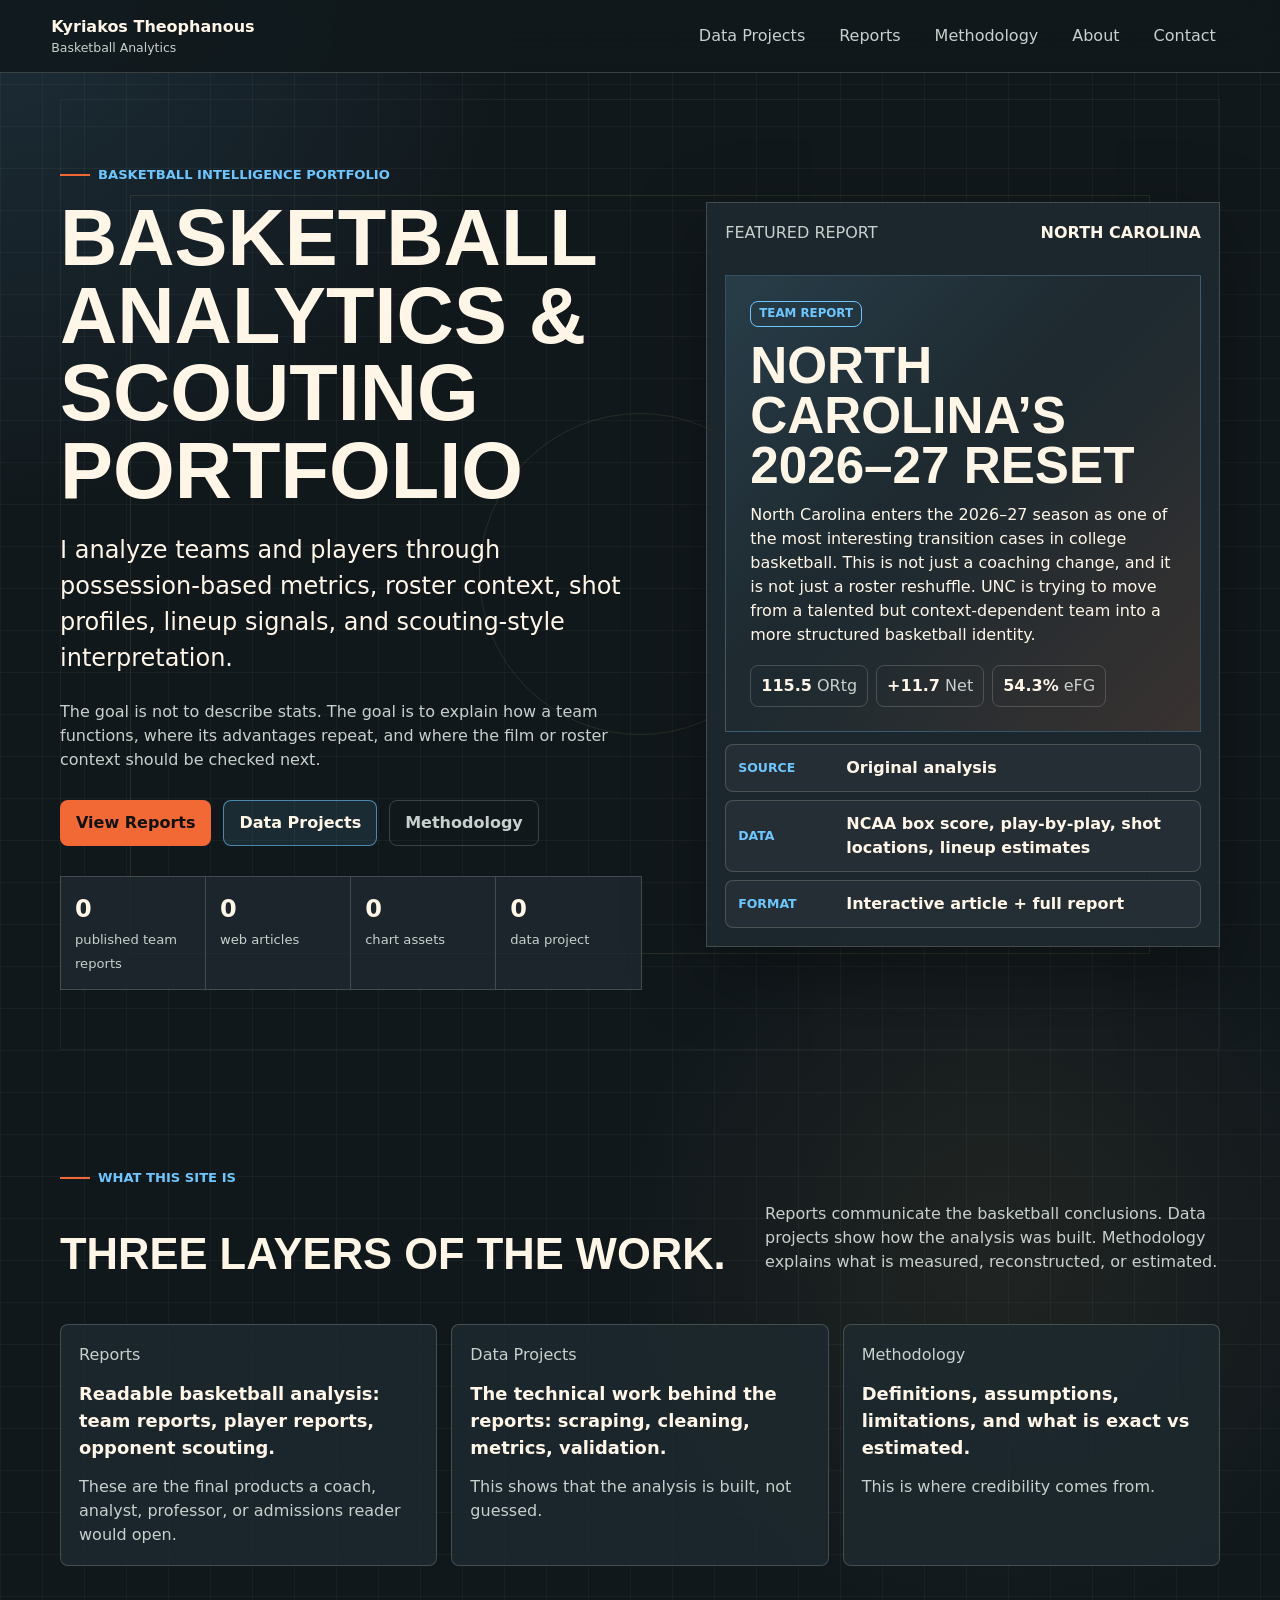
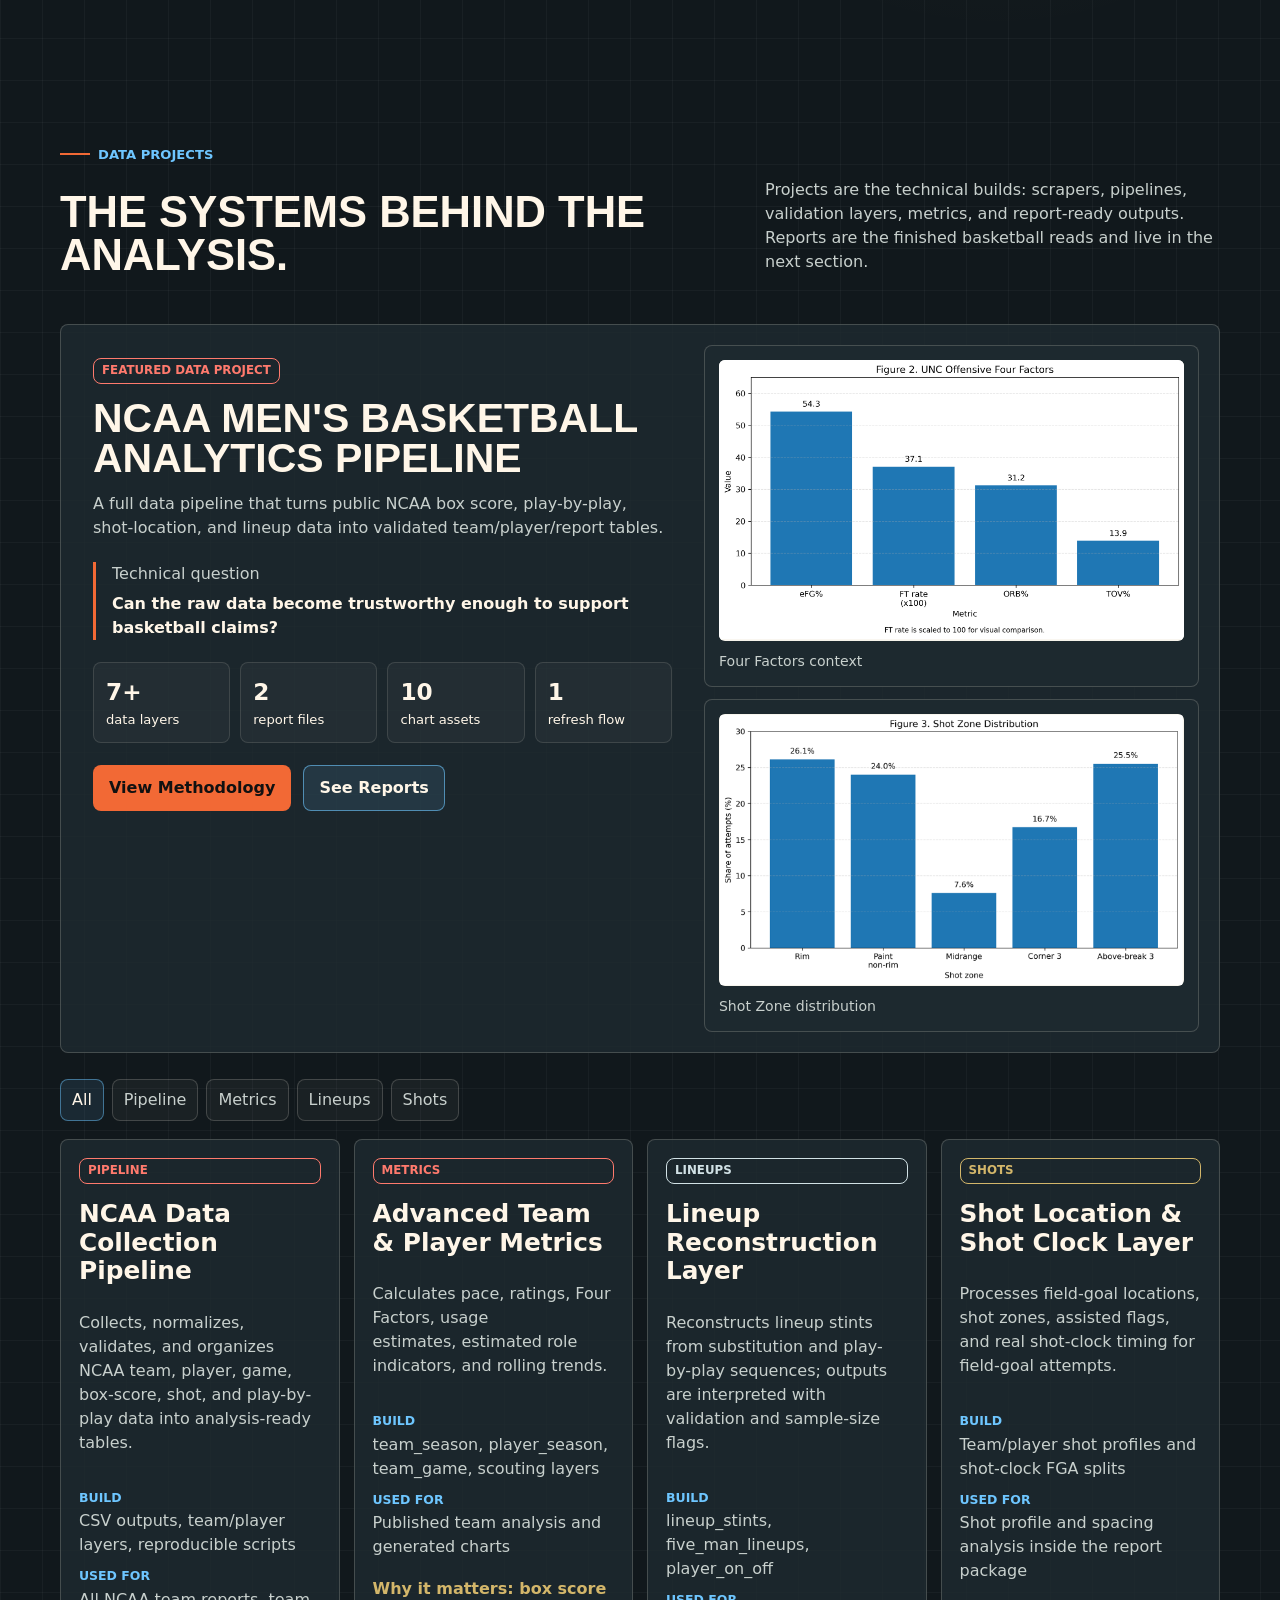
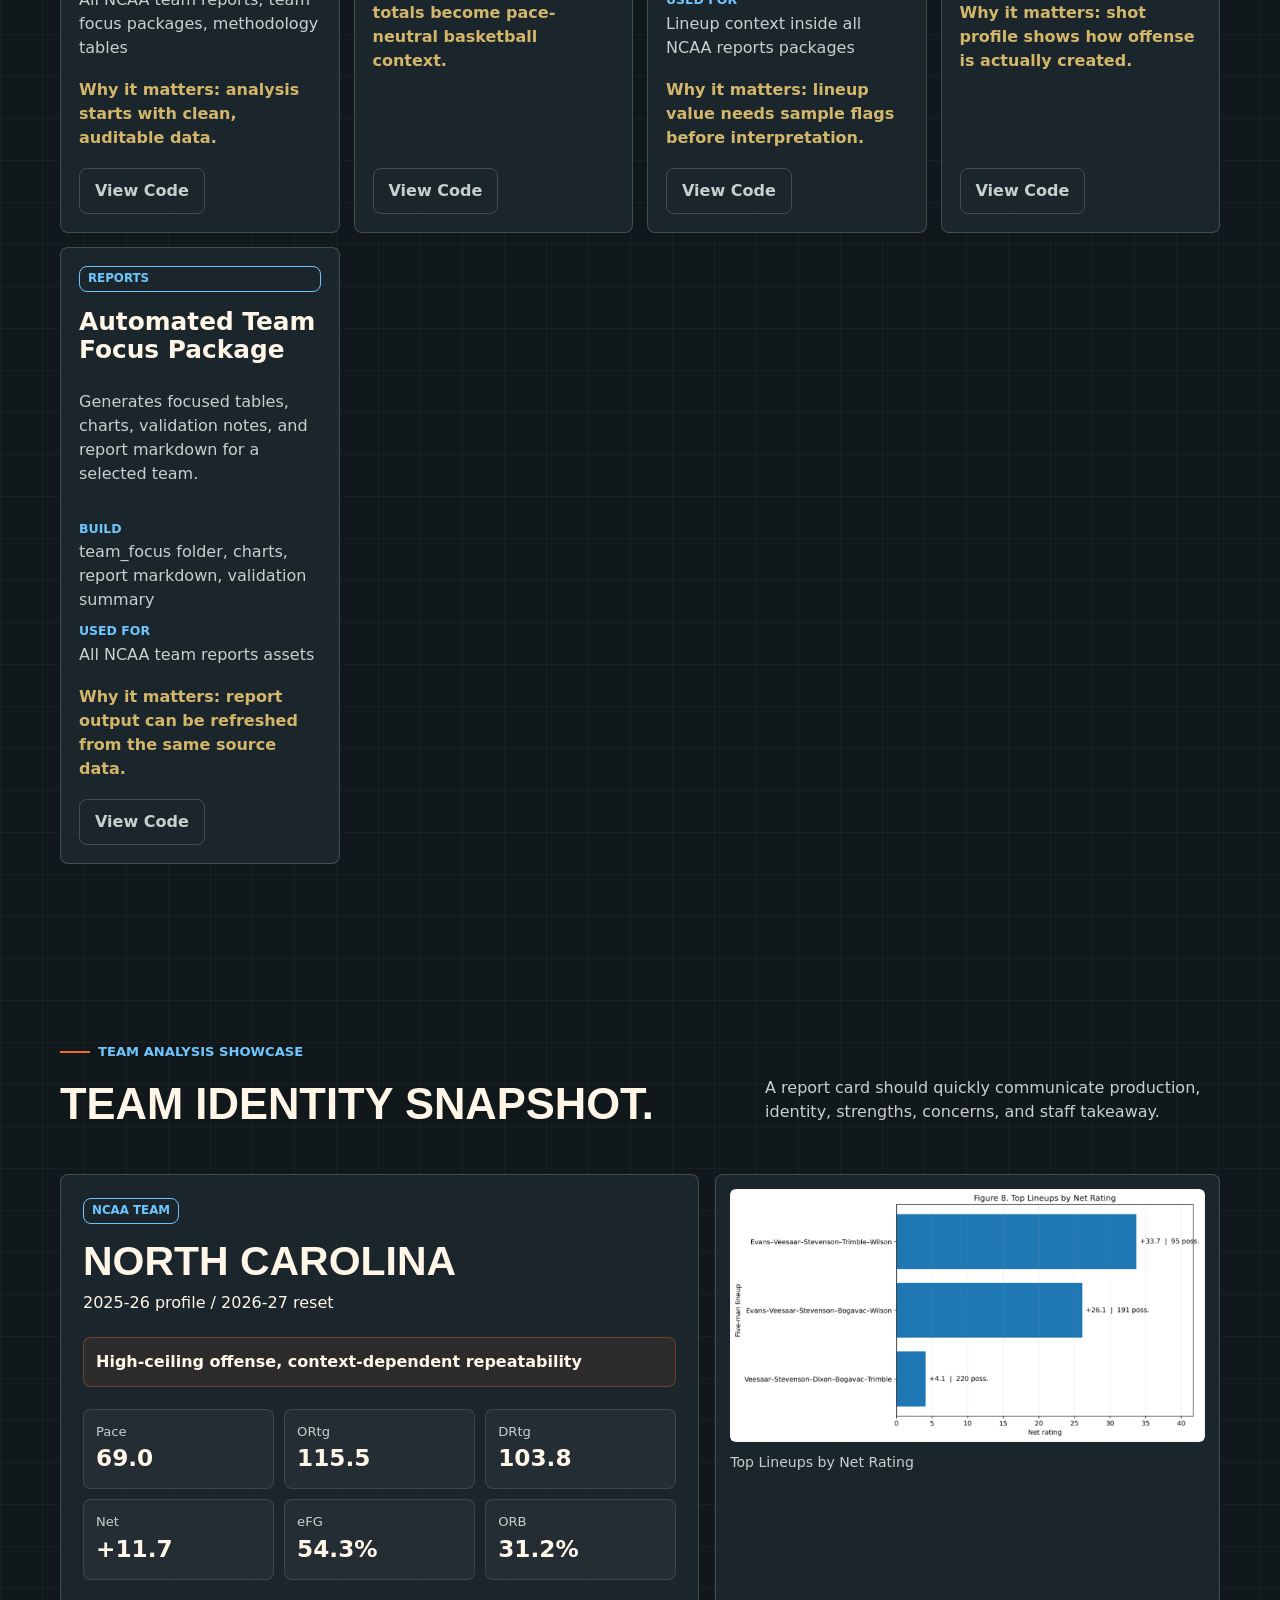
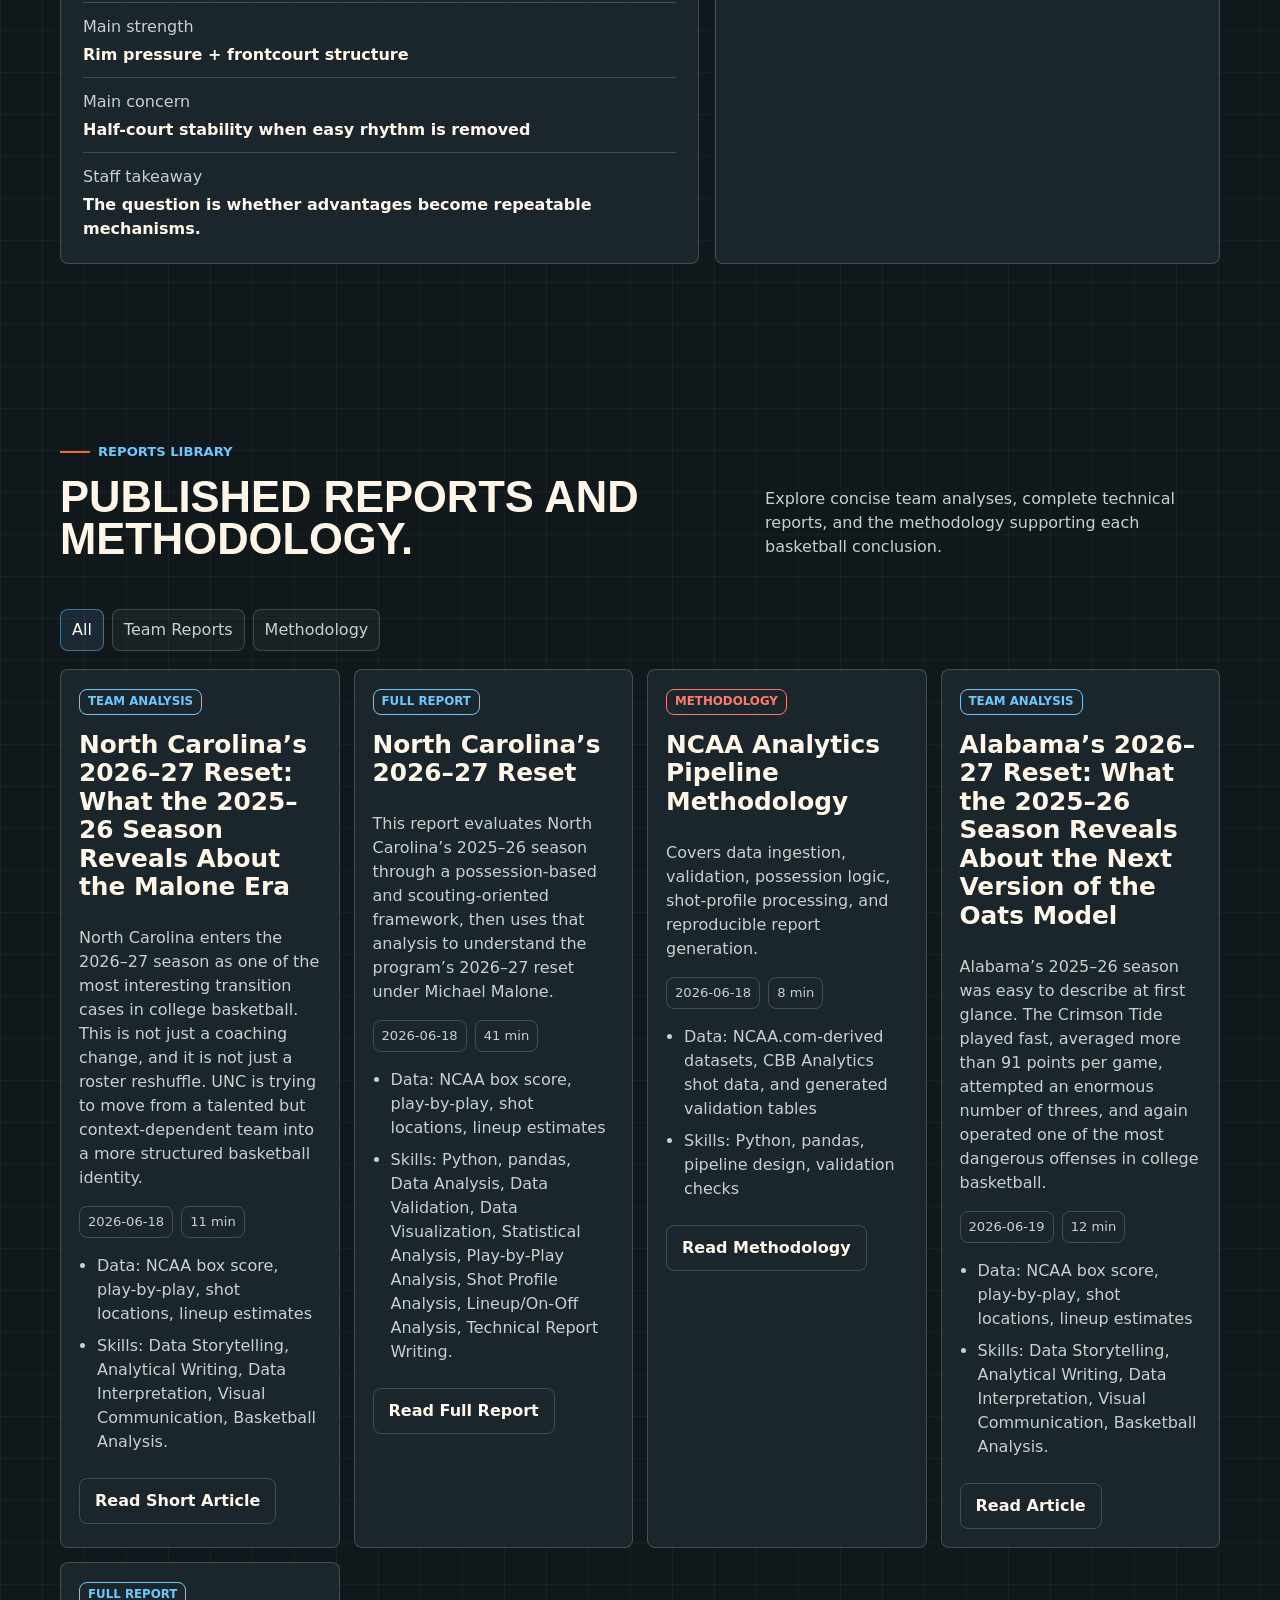
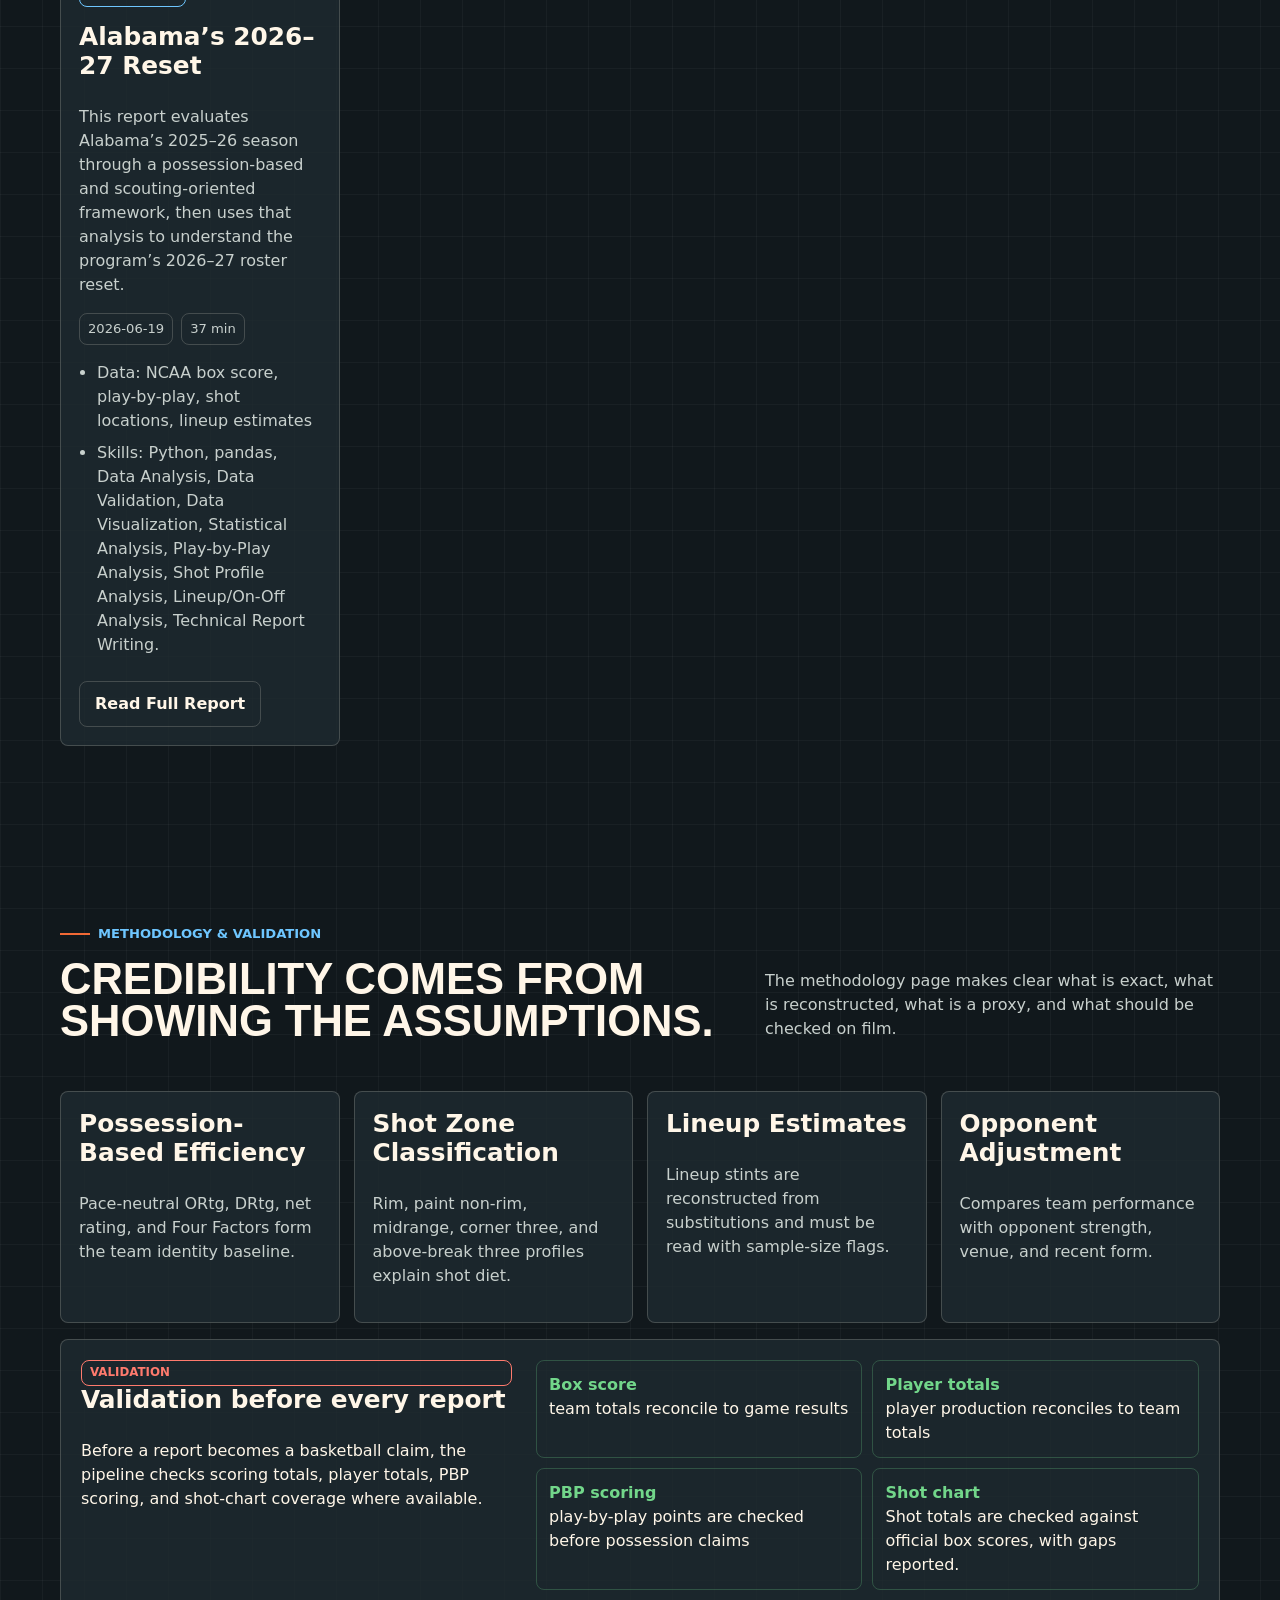
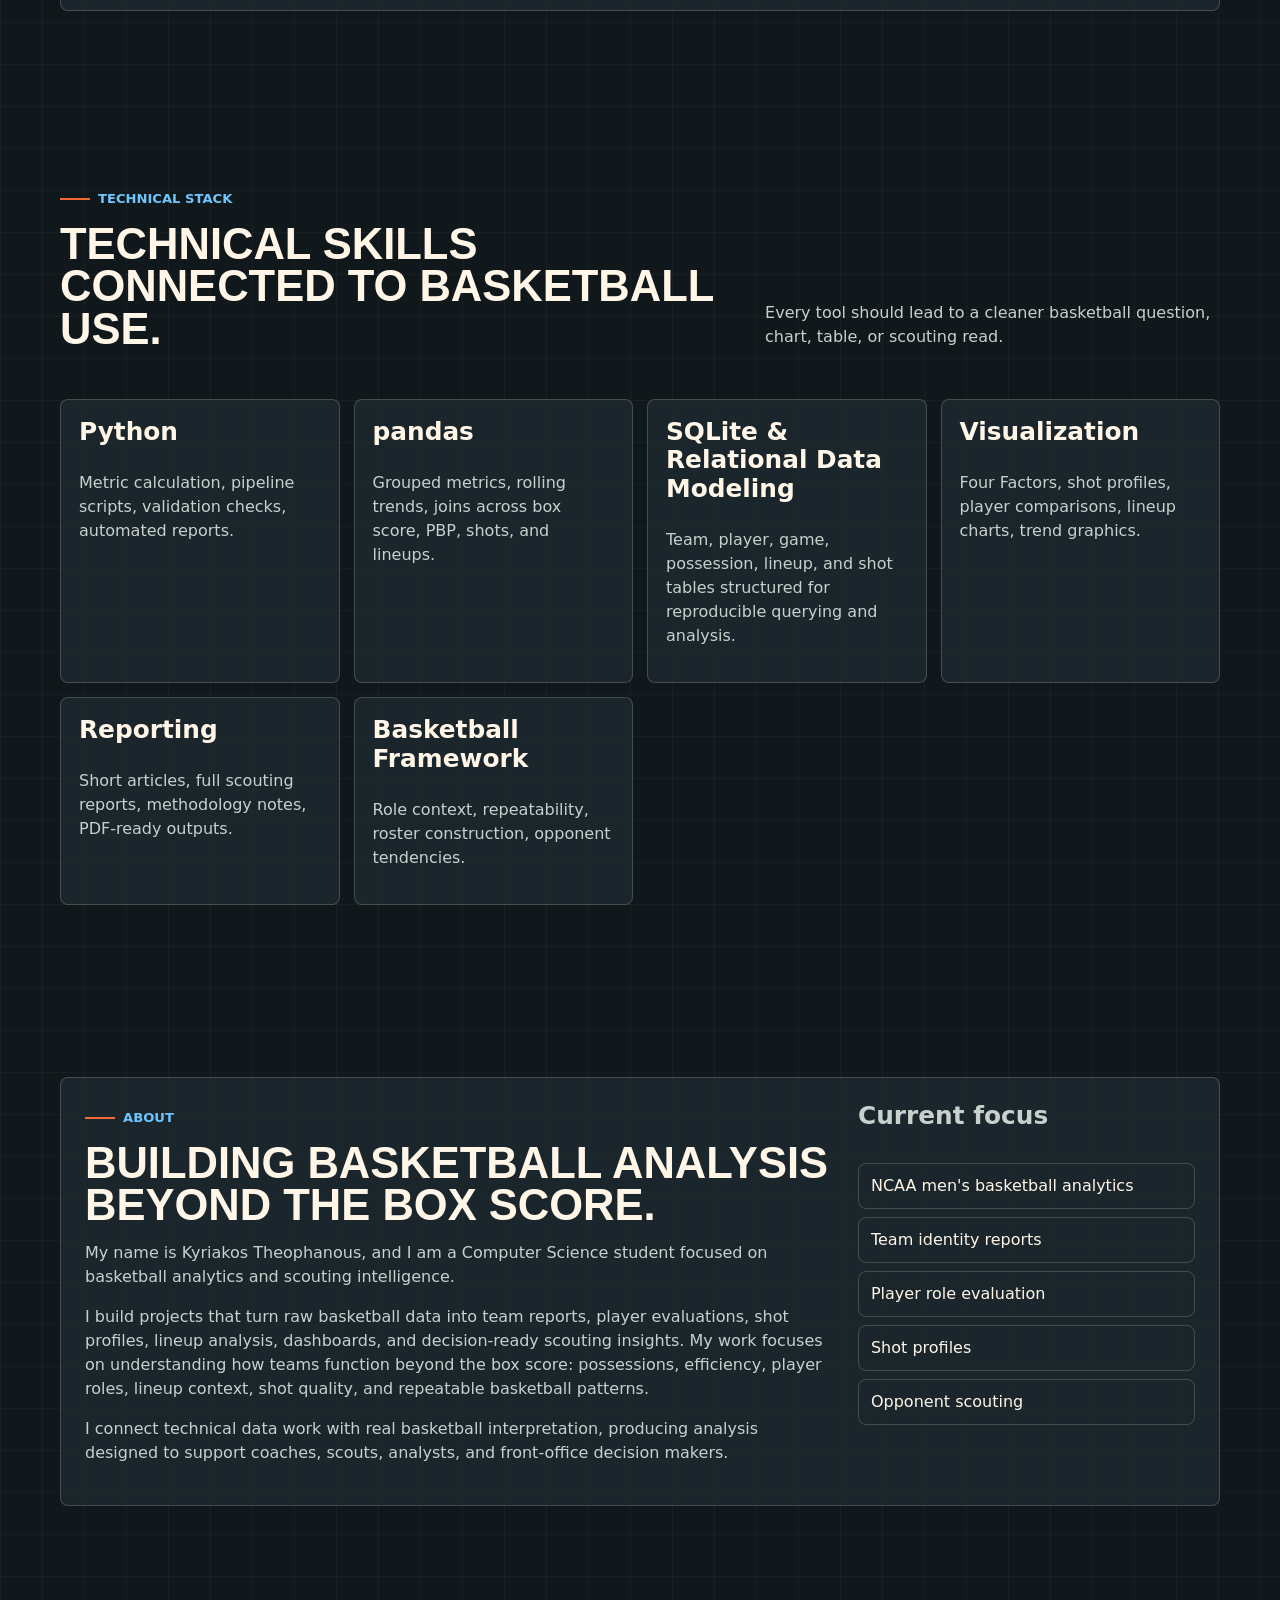
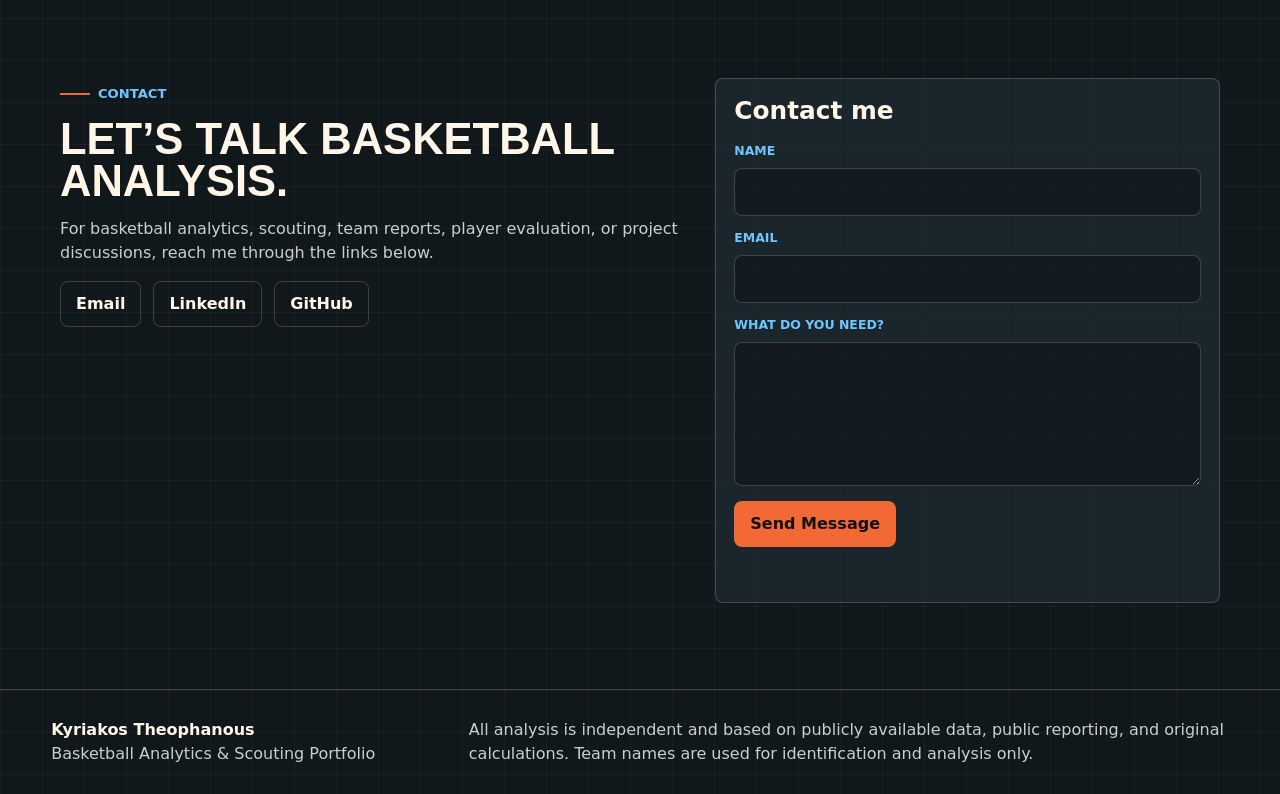
<file: index.html>
<!doctype html>
<html lang="en">
  <head>
    <meta charset="UTF-8" />
    <meta name="viewport" content="width=device-width, initial-scale=1.0" />
    <title>Kyriakos Theophanous | Basketball Analytics Portfolio</title>
    <meta
      name="description"
      content="Basketball analytics and scouting reports built from possession-based data, roster context, player roles, shot profiles, lineup impact, and team identity."
    />
    <script async src="https://www.googletagmanager.com/gtag/js?id=G-MVQQWRVWTX"></script>
    <script>
      window.dataLayer = window.dataLayer || [];
      function gtag() { dataLayer.push(arguments); }
      gtag("js", new Date());
      gtag("config", "G-MVQQWRVWTX");
    </script>
    <link rel="stylesheet" href="styles.css" />
  </head>
  <body>
    <header class="site-nav" data-nav>
      <a class="brand" href="#home" aria-label="Kyriakos Theophanous home">
        <span>
          <strong>Kyriakos Theophanous</strong>
          <small>Basketball Analytics</small>
        </span>
      </a>
      <button class="nav-toggle" type="button" aria-label="Open navigation" data-nav-toggle>
        <span></span>
        <span></span>
      </button>
      <nav class="nav-links" data-nav-links>
        <a href="#projects">Data Projects</a>
        <a href="#reports">Reports</a>
        <a href="#methodology">Methodology</a>
        <a href="#about">About</a>
        <a href="#contact">Contact</a>
      </nav>
    </header>

    <main>
      <section class="hero section-shell" id="home">
        <div class="court-grid" aria-hidden="true"></div>
        <div class="hero-copy reveal">
          <p class="eyebrow">Basketball intelligence portfolio</p>
          <h1>Basketball Analytics & Scouting Portfolio</h1>
          <p class="hero-lede">
            I analyze teams and players through possession-based metrics, roster context, shot profiles,
            lineup signals, and scouting-style interpretation.
          </p>
          <p class="hero-note">
            The goal is not to describe stats. The goal is to explain how a team functions, where its
            advantages repeat, and where the film or roster context should be checked next.
          </p>
          <div class="hero-actions" aria-label="Primary links">
            <a class="btn primary" href="#reports">View Reports</a>
            <a class="btn secondary" href="#projects">Data Projects</a>
            <a class="btn ghost" href="#methodology">Methodology</a>
          </div>
          <div class="proof-strip" aria-label="Portfolio data snapshot">
            <div>
              <strong data-counter="2">0</strong>
              <span>published team reports</span>
            </div>
            <div>
              <strong data-counter="2">0</strong>
              <span>web articles</span>
            </div>
            <div>
              <strong data-counter="20">0</strong>
              <span>chart assets</span>
            </div>
            <div>
              <strong data-counter="1">0</strong>
              <span>data project</span>
            </div>
          </div>
        </div>

        <div class="guide-panel report-preview-panel reveal" aria-label="Featured report preview">
          <div class="guide-header">
            <span>Featured Report</span>
            <strong>North Carolina</strong>
          </div>
          <div class="report-preview-cover">
            <span class="badge team">Team Report</span>
            <h2>North Carolina Identity Reset</h2>
            <p>
              A possession-based read of offensive structure, frontcourt pressure, context splits, and
              roster transition.
            </p>
            <div class="mini-metrics">
              <span><b>115.5</b> ORtg</span>
              <span><b>+11.7</b> Net</span>
              <span><b>54.3%</b> eFG</span>
            </div>
          </div>
          <div class="report-preview-evidence">
            <div><span>Source</span><strong>Original analysis</strong></div>
            <div><span>Data</span><strong>NCAA box score, play-by-play, shot locations, lineup estimates</strong></div>
            <div><span>Format</span><strong>Interactive article + full report</strong></div>
          </div>
        </div>
      </section>

      <section class="snapshot section-shell reveal" aria-labelledby="snapshot-title">
        <div class="section-kicker">What This Site Is</div>
        <div class="section-heading">
          <h2 id="snapshot-title">Three things, clearly separated.</h2>
          <p>
            The portfolio should not repeat itself. The work is organized as finished reports, technical
            data projects, and methodology/validation notes.
          </p>
        </div>
        <div class="site-map-grid">
          <article class="profile-card">
            <span>Reports</span>
            <strong>Readable basketball analysis: team reports, player reports, opponent scouting.</strong>
            <p>These are the final products a coach, analyst, professor, or admissions reader would open.</p>
          </article>
          <article class="profile-card">
            <span>Data Projects</span>
            <strong>The technical work behind the reports: scraping, cleaning, metrics, validation.</strong>
            <p>This shows that the analysis is built, not guessed.</p>
          </article>
          <article class="profile-card">
            <span>Methodology</span>
            <strong>Definitions, assumptions, limitations, and what is exact vs estimated.</strong>
            <p>This is where credibility comes from.</p>
          </article>
        </div>
      </section>

      <section class="featured section-shell" id="projects" aria-labelledby="featured-title">
        <div class="section-kicker">Data Projects</div>
        <div class="section-heading reveal">
          <h2 id="featured-title">The systems behind the analysis.</h2>
          <p>
            Projects are the technical builds: scrapers, pipelines, validation layers, metrics, and
            dashboards. Reports are the finished basketball reads and live in the next section.
          </p>
        </div>

        <article class="case-study reveal">
          <div class="case-copy">
            <span class="badge model">Featured Data Project</span>
            <h3>NCAA Men's Basketball Analytics Pipeline</h3>
            <p>
              A full data pipeline that turns public NCAA box score, play-by-play, shot-location, and lineup
              data into validated team/player/report tables.
            </p>
            <div class="question-box">
              <span>Technical question</span>
              <strong>Can the raw data become trustworthy enough to support basketball claims?</strong>
            </div>
            <div class="metric-row">
              <div><b>5</b><span>data projects</span></div>
              <div><b>5</b><span>report types</span></div>
              <div><b>3</b><span>validation layers</span></div>
              <div><b>1</b><span>refresh flow</span></div>
            </div>
            <div class="button-row">
              <a class="btn primary" href="#methodology">View Methodology</a>
              <a class="btn secondary" href="#reports">See Final Reports</a>
            </div>
          </div>
          <div class="chart-stack" aria-label="Generated chart previews">
            <figure>
              <img src="assets/charts/four_factors_comparison.svg" alt="Four factors comparison chart" />
              <figcaption>Four Factors context</figcaption>
            </figure>
            <figure>
              <img src="assets/charts/shot_profile_bar.svg" alt="Shot profile bar chart" />
              <figcaption>Shot profile distribution</figcaption>
            </figure>
          </div>
        </article>

        <div class="filter-bar" aria-label="Project filters">
          <button class="active" type="button" data-filter="all">All</button>
          <button type="button" data-filter="pipeline">Pipeline</button>
          <button type="button" data-filter="metrics">Metrics</button>
          <button type="button" data-filter="lineup">Lineups</button>
          <button type="button" data-filter="shot">Shots</button>
        </div>

        <div class="project-grid">
          <article class="project-card reveal" data-project="pipeline">
            <span class="badge model">Pipeline</span>
            <h3>NCAA Data Collection Pipeline</h3>
            <p>Scrapes and organizes NCAA team, player, game, box score, and play-by-play data into analysis-ready tables.</p>
            <dl>
              <div><dt>Build</dt><dd>CSV outputs, team/player layers, reproducible scripts</dd></div>
              <div><dt>Used for</dt><dd>Every downstream team and player report</dd></div>
            </dl>
            <strong class="insight">Why it matters: analysis starts with clean, auditable data.</strong>
            <div class="project-actions"><a class="btn ghost" href="https://github.com/Kyriacosthe/ncaa-basketball-analytics" target="_blank" rel="noreferrer">View Code</a></div>
          </article>
          <article class="project-card reveal" data-project="metrics">
            <span class="badge model">Metrics</span>
            <h3>Advanced Team & Player Metrics</h3>
            <p>Calculates pace, ratings, Four Factors, usage estimates, role indicators, and rolling trends.</p>
            <dl>
              <div><dt>Build</dt><dd>team_season, player_season, team_game, scouting layers</dd></div>
              <div><dt>Used for</dt><dd>Team identity and player role interpretation</dd></div>
            </dl>
            <strong class="insight">Why it matters: box score totals become pace-neutral context.</strong>
            <div class="project-actions"><a class="btn ghost" href="https://github.com/Kyriacosthe/ncaa-basketball-analytics" target="_blank" rel="noreferrer">View Code</a></div>
          </article>
          <article class="project-card reveal" data-project="lineup">
            <span class="badge lineup">Lineups</span>
            <h3>Lineup Reconstruction Layer</h3>
            <p>Turns substitution and PBP sequences into lineup stints, five-man groups, and on/off context.</p>
            <dl>
              <div><dt>Build</dt><dd>lineup_stints, five_man_lineups, player_on_off</dd></div>
              <div><dt>Used for</dt><dd>Lineup reports and player context notes</dd></div>
            </dl>
            <strong class="insight">Why it matters: lineups need sample flags before interpretation.</strong>
            <div class="project-actions"><a class="btn ghost" href="https://github.com/Kyriacosthe/ncaa-basketball-analytics" target="_blank" rel="noreferrer">View Code</a></div>
          </article>
          <article class="project-card reveal" data-project="shot">
            <span class="badge shot">Shots</span>
            <h3>Shot Location & Shot Clock Layer</h3>
            <p>Processes field-goal locations, zone labels, assisted flags, and real shot-clock attempt splits.</p>
            <dl>
              <div><dt>Build</dt><dd>team/player shot profiles, shot-clock FGA tables</dd></div>
              <div><dt>Used for</dt><dd>Shot diet, spacing, and player scoring profiles</dd></div>
            </dl>
            <strong class="insight">Why it matters: shot profile shows how offense is actually created.</strong>
            <div class="project-actions"><a class="btn ghost" href="https://github.com/Kyriacosthe/ncaa-basketball-analytics" target="_blank" rel="noreferrer">View Code</a></div>
          </article>
          <article class="project-card reveal" data-project="pipeline">
            <span class="badge team">Reports</span>
            <h3>Automated Team Focus Packages</h3>
            <p>Generates one folder per team with focused tables, charts, validation notes, and report markdown.</p>
            <dl>
              <div><dt>Build</dt><dd>team_focus folders and report-ready assets</dd></div>
              <div><dt>Used for</dt><dd>Team reports and scouting summaries</dd></div>
            </dl>
            <strong class="insight">Why it matters: one pipeline can refresh every team consistently.</strong>
            <div class="project-actions"><a class="btn ghost" href="https://github.com/Kyriacosthe/ncaa-basketball-analytics" target="_blank" rel="noreferrer">View Code</a></div>
          </article>
        </div>
      </section>

      <section class="showcase section-shell reveal" aria-labelledby="team-title">
        <div class="section-kicker">Team Analysis Showcase</div>
        <div class="section-heading">
          <h2 id="team-title">Team identity snapshot.</h2>
          <p>One team card should quickly communicate production, identity, strengths, concerns, and staff takeaway.</p>
        </div>
        <div class="team-layout">
          <article class="identity-card">
            <div>
              <span class="badge team">NCAA Team</span>
              <h3>North Carolina</h3>
              <p>2025-26 profile / 2026-27 reset</p>
            </div>
            <div class="identity-label">High-ceiling offense, context-dependent repeatability</div>
            <div class="metric-tiles">
              <div><span>Pace</span><strong>69.0</strong></div>
              <div><span>ORtg</span><strong>115.5</strong></div>
              <div><span>DRtg</span><strong>103.8</strong></div>
              <div><span>Net</span><strong>+11.7</strong></div>
              <div><span>eFG</span><strong>54.3%</strong></div>
              <div><span>ORB</span><strong>31.2%</strong></div>
            </div>
            <div class="takeaway-grid">
              <div><span>Main strength</span><strong>Rim pressure + frontcourt structure</strong></div>
              <div><span>Main concern</span><strong>Half-court stability when easy rhythm is removed</strong></div>
              <div><span>Staff takeaway</span><strong>The question is whether advantages become repeatable mechanisms.</strong></div>
            </div>
          </article>
          <figure class="large-chart">
            <img src="assets/charts/net_rating_trend.svg" alt="Net rating trend chart" />
            <figcaption>Generated trend chart preview from the analysis pipeline.</figcaption>
          </figure>
        </div>
      </section>

      <section class="reports section-shell" id="reports" aria-labelledby="reports-title">
        <div class="section-kicker">Reports Library</div>
        <div class="section-heading reveal">
          <h2 id="reports-title">A library for articles, PDFs, charts, and methodology.</h2>
          <p>
            Short public reads can sit next to full reports, source notes, validation summaries, and code links.
          </p>
        </div>
        <div class="filter-bar report-filters" aria-label="Report filters">
          <button class="active" type="button" data-report-filter="all">All</button>
          <button type="button" data-report-filter="team">Team Reports</button>
          <button type="button" data-report-filter="method">Methodology</button>
        </div>
        <div class="report-grid">
          <article class="report-card reveal" data-report="team">
            <span class="badge team">Team Analysis</span>
            <h3>North Carolina's 2026-27 Reset</h3>
            <p>UNC's profile was strong but context-dependent; the reset asks whether advantages can repeat.</p>
            <ul>
              <li>Data: box scores, PBP, shot-location, lineup estimates</li>
              <li>Skills: Four Factors, context splits, roster transition</li>
            </ul>
            <a href="article.html?slug=north-carolina-2026-reset-short">Read Short Article</a>
          </article>
          <article class="report-card reveal" data-report="method">
            <span class="badge model">Methodology</span>
            <h3>NCAA Analytics Pipeline</h3>
            <p>Data ingestion, validation, possession logic, shot profile processing, and report exports.</p>
            <ul>
              <li>Data: NCAA.com, CBB shot feed, generated validation tables</li>
              <li>Skills: Python, pandas, pipeline design, checks</li>
            </ul>
            <a href="article.html?slug=ncaa-pipeline-methodology">Read Methodology</a>
          </article>
        </div>
      </section>

      <section class="methodology section-shell" id="methodology" aria-labelledby="method-title">
        <div class="section-kicker">Methodology & Validation</div>
        <div class="section-heading reveal">
          <h2 id="method-title">Credibility comes from showing the assumptions.</h2>
          <p>
            The methodology page should make clear what is exact, what is reconstructed, what is a proxy, and
            what should be checked on film.
          </p>
        </div>
        <div class="method-grid">
          <article class="method-card reveal">
            <h3>Possession-Based Efficiency</h3>
            <p>Pace-neutral ORtg, DRtg, net rating, and Four Factors form the team identity baseline.</p>
          </article>
          <article class="method-card reveal">
            <h3>Shot Zone Classification</h3>
            <p>Rim, paint non-rim, midrange, corner three, and above-break three profiles explain shot diet.</p>
          </article>
          <article class="method-card reveal">
            <h3>Lineup Estimates</h3>
            <p>Lineup stints are reconstructed from substitutions and must be read with sample-size flags.</p>
          </article>
          <article class="method-card reveal">
            <h3>Opponent Adjustment</h3>
            <p>Context splits separate raw production from opponent strength, venue, and recent-form effects.</p>
          </article>
        </div>
        <div class="validation-panel reveal">
          <div>
            <span class="badge model">Validation</span>
            <h3>Validation before every report</h3>
            <p>Before a report becomes a basketball claim, the pipeline checks scoring totals, player totals, PBP scoring, and shot-chart coverage where available.</p>
          </div>
          <ul>
            <li><strong>Box score</strong><span>team totals reconcile to game results</span></li>
            <li><strong>Player totals</strong><span>player production reconciles to team totals</span></li>
            <li><strong>PBP scoring</strong><span>play-by-play points are checked before possession claims</span></li>
            <li><strong>Shot chart</strong><span>FGA, FGM, 3PA, and 3PM coverage is verified where shot data exists</span></li>
          </ul>
        </div>
      </section>

      <section class="skills section-shell reveal" aria-labelledby="skills-title">
        <div class="section-kicker">Technical Stack</div>
        <div class="section-heading">
          <h2 id="skills-title">Technical skills connected to basketball use.</h2>
          <p>Every tool should lead to a cleaner basketball question, chart, table, or scouting read.</p>
        </div>
        <div class="skill-grid">
          <article><h3>Python</h3><p>Metric calculation, pipeline scripts, validation checks, automated reports.</p></article>
          <article><h3>pandas</h3><p>Grouped metrics, rolling trends, joins across box score, PBP, shots, and lineups.</p></article>
          <article><h3>SQLite &amp; Relational Data Modeling</h3><p>Team, player, game, possession, lineup, and shot tables structured for reproducible querying and analysis.</p></article>
          <article><h3>Visualization</h3><p>Four Factors, shot profiles, player comparisons, lineup charts, trend graphics.</p></article>
          <article><h3>Reporting</h3><p>Short articles, full scouting reports, methodology notes, PDF-ready outputs.</p></article>
          <article><h3>Basketball Framework</h3><p>Role context, repeatability, roster construction, opponent tendencies.</p></article>
        </div>
      </section>

      <section class="about section-shell" id="about" aria-labelledby="about-title">
        <div class="about-panel reveal">
          <div>
            <div class="section-kicker">About</div>
            <h2 id="about-title">BUILDING BASKETBALL ANALYSIS BEYOND THE BOX SCORE.</h2>
            <p>
              My name is Kyriakos Theophanous, and I am a Computer Science student focused on basketball
              analytics and scouting intelligence.
            </p>
            <p>
              I build projects that turn raw basketball data into team reports, player evaluations, shot
              profiles, lineup analysis, dashboards, and decision-ready scouting insights. My work focuses on
              understanding how teams function beyond the box score: possessions, efficiency, player roles,
              lineup context, shot quality, and repeatable basketball patterns.
            </p>
            <p>
              I connect technical data work with real basketball interpretation, producing analysis designed to
              support coaches, scouts, analysts, and front-office decision makers.
            </p>
          </div>
          <div class="target-list">
            <h3>Current focus</h3>
            <span>NCAA men's basketball analytics</span>
            <span>Team identity reports</span>
            <span>Player role evaluation</span>
            <span>Shot profiles</span>
            <span>Opponent scouting</span>
          </div>
        </div>
      </section>

      <section class="contact section-shell" id="contact" aria-labelledby="contact-title">
        <div class="contact-layout reveal">
          <div>
            <div class="section-kicker">Contact</div>
            <h2 id="contact-title">Let’s talk basketball analysis.</h2>
            <p class="contact-copy">
              For basketball analytics, scouting, team reports, player evaluation, or project discussions,
              reach me through the links below.
            </p>
            <div class="contact-links" aria-label="Contact links">
              <a href="mailto:kyriacosthe@gmail.com">Email</a>
              <a href="https://www.linkedin.com/in/kyriakos-theophanous-17b260353/" target="_blank" rel="noreferrer">LinkedIn</a>
              <a href="https://github.com/Kyriacosthe" target="_blank" rel="noreferrer">GitHub</a>
            </div>
          </div>
          <form class="contact-form" data-contact-form>
            <h3>Contact me</h3>
            <label>
              <span>Name</span>
              <input name="name" type="text" autocomplete="name" required />
            </label>
            <label>
              <span>Email</span>
              <input name="email" type="email" autocomplete="email" required />
            </label>
            <label>
              <span>What do you need?</span>
              <textarea name="message" rows="5" required></textarea>
            </label>
            <button class="btn primary" type="submit">Send Message</button>
            <p class="form-status" data-contact-status></p>
          </form>
        </div>
      </section>

    </main>

    <footer class="site-footer">
      <div>
        <strong>Kyriakos Theophanous</strong>
        <span>Basketball Analytics & Scouting Portfolio</span>
      </div>
      <p>
        All analysis is independent and based on publicly available data, public reporting, and original
        calculations. Team names are used for identification and analysis only.
      </p>
    </footer>

    <script src="script.js"></script>
  </body>
</html>
</file>
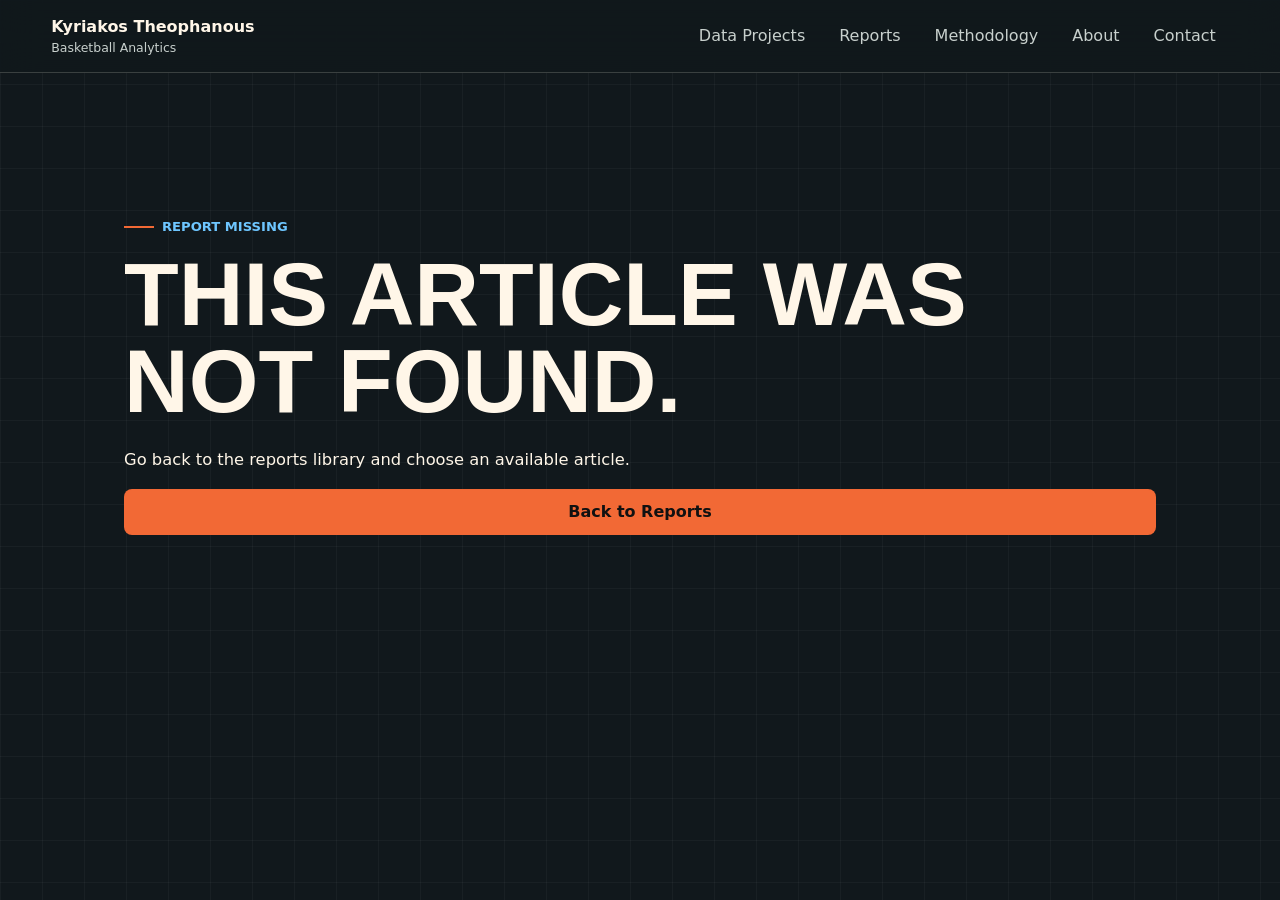
<file: article.html>
<!doctype html>
<html lang="en">
  <head>
    <meta charset="UTF-8" />
    <meta name="viewport" content="width=device-width, initial-scale=1.0" />
    <title>Report | Basketball Analytics Portfolio</title>
    <meta name="description" content="Readable basketball analytics report inside the portfolio website." />
    <script async src="https://www.googletagmanager.com/gtag/js?id=G-MVQQWRVWTX"></script>
    <script>
      window.dataLayer = window.dataLayer || [];
      function gtag() { dataLayer.push(arguments); }
      gtag("js", new Date());
      gtag("config", "G-MVQQWRVWTX");
    </script>
    <link rel="stylesheet" href="styles.css" />
  </head>
  <body class="article-page">
    <header class="site-nav" data-nav>
      <a class="brand" href="index.html#home" aria-label="Kyriakos Theophanous home">
        <span>
          <strong>Kyriakos Theophanous</strong>
          <small>Basketball Analytics</small>
        </span>
      </a>
      <button class="nav-toggle" type="button" aria-label="Open navigation" data-nav-toggle>
        <span></span>
        <span></span>
      </button>
      <nav class="nav-links" data-nav-links>
        <a href="index.html#projects">Data Projects</a>
        <a href="index.html#reports">Reports</a>
        <a href="index.html#methodology">Methodology</a>
        <a href="index.html#about">About</a>
        <a href="index.html#contact">Contact</a>
      </nav>
    </header>

    <main class="article-shell" data-article-root>
      <section class="article-loading">
        <p class="eyebrow">Loading Report</p>
        <h1>Opening article...</h1>
      </section>
    </main>

    <script src="article.js"></script>
  </body>
</html>
</file>
<file: styles.css>
:root {
  color-scheme: dark;
  --bg: #11181c;
  --bg-2: #172127;
  --panel: #1e2a30;
  --panel-2: #27353c;
  --cream: #fff6e8;
  --muted: #c8d0cd;
  --line: rgba(255, 246, 232, 0.18);
  --blue: #6ec6ff;
  --orange: #f26935;
  --gold: #d3b66a;
  --green: #72d68a;
  --danger: #ff7a6d;
  --shadow: 0 24px 70px rgba(0, 0, 0, 0.36);
  font-family: Inter, ui-sans-serif, system-ui, -apple-system, BlinkMacSystemFont, "Segoe UI", sans-serif;
  letter-spacing: 0;
}

* {
  box-sizing: border-box;
  letter-spacing: 0;
}

html {
  scroll-behavior: smooth;
}

body {
  margin: 0;
  min-width: 320px;
  background:
    linear-gradient(rgba(255, 255, 255, 0.035) 1px, transparent 1px),
    linear-gradient(90deg, rgba(255, 255, 255, 0.035) 1px, transparent 1px),
    radial-gradient(circle at top left, rgba(110, 198, 255, 0.12), transparent 32rem),
    radial-gradient(circle at 78% 12%, rgba(211, 182, 106, 0.08), transparent 24rem),
    var(--bg);
  background-size: 42px 42px, 42px 42px, auto, auto, auto;
  color: var(--cream);
  line-height: 1.5;
}

body.nav-open {
  overflow: hidden;
}

a {
  color: inherit;
  text-decoration: none;
}

img {
  display: block;
  max-width: 100%;
}

button,
input,
textarea,
select {
  font: inherit;
}

button {
  cursor: pointer;
}

.site-nav {
  position: sticky;
  top: 0;
  z-index: 50;
  display: flex;
  align-items: center;
  justify-content: space-between;
  gap: 24px;
  padding: 14px clamp(18px, 4vw, 56px);
  border-bottom: 1px solid var(--line);
  background: rgba(17, 24, 28, 0.88);
  backdrop-filter: blur(18px);
}

.brand {
  display: inline-flex;
  align-items: center;
  min-width: 0;
}

.brand strong,
.brand small {
  display: block;
  white-space: nowrap;
}

.brand small {
  color: var(--muted);
  font-size: 0.78rem;
}

.nav-links {
  display: flex;
  align-items: center;
  gap: 8px;
}

.nav-links a {
  border: 1px solid transparent;
  border-radius: 8px;
  color: var(--muted);
  padding: 9px 12px;
  transition: color 180ms ease, border-color 180ms ease, background 180ms ease;
}

.nav-links a:hover,
.nav-links a.active {
  border-color: rgba(110, 198, 255, 0.3);
  background: rgba(110, 198, 255, 0.08);
  color: var(--cream);
}

.nav-toggle {
  display: none;
  width: 42px;
  height: 42px;
  border: 1px solid var(--line);
  border-radius: 8px;
  background: rgba(255, 255, 255, 0.04);
}

.nav-toggle span {
  display: block;
  width: 18px;
  height: 2px;
  margin: 5px auto;
  background: var(--cream);
}

.section-shell {
  position: relative;
  max-width: 1240px;
  margin: 0 auto;
  padding: 86px clamp(18px, 4vw, 40px);
}

.hero {
  display: grid;
  min-height: calc(100vh - 72px);
  align-items: center;
  grid-template-columns: minmax(0, 1.02fr) minmax(360px, 0.9fr);
  gap: clamp(34px, 5vw, 70px);
  overflow: hidden;
}

.court-grid {
  position: absolute;
  inset: 26px clamp(18px, 4vw, 40px);
  pointer-events: none;
  border: 1px solid rgba(244, 237, 223, 0.08);
  opacity: 0.65;
}

.court-grid::before,
.court-grid::after {
  position: absolute;
  content: "";
  border: 1px solid rgba(211, 182, 106, 0.2);
}

.court-grid::before {
  inset: 10% 6%;
}

.court-grid::after {
  top: 50%;
  left: 50%;
  width: min(28vw, 320px);
  aspect-ratio: 1;
  border-radius: 50%;
  transform: translate(-50%, -50%);
}

.hero-copy,
.guide-panel,
.snapshot,
.featured,
.showcase,
.players,
.reports,
.dashboard,
.methodology,
.skills,
.about,
.contact {
  position: relative;
}

.eyebrow,
.section-kicker {
  display: inline-flex;
  align-items: center;
  gap: 8px;
  margin: 0 0 14px;
  color: var(--blue);
  font-size: 0.82rem;
  font-weight: 800;
  text-transform: uppercase;
}

.eyebrow::before,
.section-kicker::before {
  content: "";
  width: 30px;
  height: 2px;
  background: var(--orange);
}

h1,
h2,
h3,
p {
  margin-top: 0;
}

h1,
h2 {
  font-family: "Arial Narrow", "Roboto Condensed", Impact, ui-sans-serif, sans-serif;
  font-stretch: condensed;
  line-height: 0.98;
}

h1 {
  max-width: 900px;
  margin-bottom: 22px;
  font-size: clamp(3rem, 6.2vw, 6.4rem);
  text-transform: uppercase;
}

h2 {
  margin-bottom: 14px;
  font-size: clamp(1.9rem, 3.4vw, 3.8rem);
  text-transform: uppercase;
}

h3 {
  color: var(--cream);
  font-size: clamp(1.18rem, 2vw, 1.55rem);
  line-height: 1.15;
}

.hero-lede {
  max-width: 760px;
  color: var(--cream);
  font-size: clamp(1.15rem, 2vw, 1.5rem);
}

.hero-note,
.section-heading p,
.case-copy p,
.project-card p,
.report-card p,
.method-card p,
.skill-grid p,
.about-panel p,
.contact-layout p {
  color: var(--muted);
}

.hero-note {
  max-width: 680px;
  margin-bottom: 28px;
}

.hero-actions,
.button-row,
.contact-links {
  display: flex;
  flex-wrap: wrap;
  gap: 12px;
}

.btn,
.contact-links a,
.report-card a {
  display: inline-flex;
  min-height: 42px;
  align-items: center;
  justify-content: center;
  border: 1px solid var(--line);
  border-radius: 8px;
  padding: 10px 15px;
  font-weight: 800;
  transition: transform 180ms ease, border-color 180ms ease, background 180ms ease, color 180ms ease;
}

.btn:hover,
.contact-links a:hover,
.report-card a:hover {
  transform: translateY(-2px);
}

.btn.primary {
  border-color: rgba(242, 105, 53, 0.7);
  background: var(--orange);
  color: #111;
}

.btn.secondary {
  border-color: rgba(110, 198, 255, 0.6);
  background: rgba(110, 198, 255, 0.11);
}

.btn.ghost {
  color: var(--muted);
}

.proof-strip {
  display: grid;
  max-width: 760px;
  margin-top: 30px;
  grid-template-columns: repeat(4, minmax(0, 1fr));
  border: 1px solid var(--line);
  background: rgba(30, 42, 48, 0.78);
}

.proof-strip div {
  padding: 14px;
  border-right: 1px solid var(--line);
}

.proof-strip div:last-child {
  border-right: 0;
}

.proof-strip strong {
  display: block;
  color: var(--cream);
  font-size: 1.5rem;
}

.proof-strip span {
  color: var(--muted);
  font-size: 0.82rem;
}

.guide-panel {
  padding: 18px;
  border: 1px solid rgba(244, 237, 223, 0.18);
  background: rgba(30, 42, 48, 0.88);
  box-shadow: var(--shadow);
}

.guide-header {
  display: flex;
  justify-content: space-between;
  gap: 12px;
  margin-bottom: 18px;
  color: var(--muted);
  text-transform: uppercase;
}

.guide-header strong {
  color: var(--cream);
}

.filter-bar {
  display: flex;
  flex-wrap: wrap;
  gap: 8px;
  margin-bottom: 18px;
}

.filter-bar button {
  border: 1px solid var(--line);
  border-radius: 8px;
  background: rgba(255, 255, 255, 0.04);
  color: var(--muted);
  padding: 8px 11px;
  transition: color 160ms ease, border-color 160ms ease, background 160ms ease;
}

.filter-bar button.active,
.filter-bar button:hover {
  border-color: rgba(110, 198, 255, 0.48);
  background: rgba(110, 198, 255, 0.1);
  color: var(--cream);
}

.report-preview-panel {
  display: grid;
  gap: 12px;
}

.report-preview-cover {
  min-height: 220px;
  padding: 24px;
  border: 1px solid rgba(110, 198, 255, 0.25);
  background:
    linear-gradient(135deg, rgba(110, 198, 255, 0.12), transparent 42%),
    linear-gradient(315deg, rgba(242, 105, 53, 0.13), transparent 50%),
    var(--panel);
  transition: transform 240ms ease, border-color 240ms ease;
}

.report-preview-cover h2 {
  max-width: 480px;
  margin: 14px 0 12px;
  font-size: clamp(2rem, 4vw, 3.6rem);
}

.report-preview-cover:hover {
  border-color: rgba(242, 105, 53, 0.62);
  transform: translateY(-4px);
}

.report-preview-evidence {
  display: grid;
  grid-template-columns: 1fr;
  gap: 8px;
}

.report-preview-evidence div {
  display: grid;
  grid-template-columns: 96px 1fr;
  gap: 12px;
  align-items: center;
  border: 1px solid var(--line);
  border-radius: 8px;
  padding: 11px 12px;
  background: rgba(255, 255, 255, 0.035);
}

.report-preview-evidence span {
  color: var(--blue);
  font-size: 0.78rem;
  font-weight: 900;
  text-transform: uppercase;
}

.report-preview-evidence strong {
  color: var(--cream);
}

.badge {
  display: inline-flex;
  align-items: center;
  min-height: 24px;
  border: 1px solid currentColor;
  border-radius: 8px;
  padding: 3px 8px;
  font-size: 0.74rem;
  font-weight: 900;
  text-transform: uppercase;
}

.badge.team {
  color: var(--blue);
}

.badge.player {
  color: var(--green);
}

.badge.shot {
  color: var(--gold);
}

.badge.lineup {
  color: #d1e1e5;
}

.badge.scouting {
  color: var(--orange);
}

.badge.model {
  color: var(--danger);
}

.mini-metrics,
.player-stats {
  display: flex;
  flex-wrap: wrap;
  gap: 8px;
  margin-top: 18px;
}

.mini-metrics span,
.player-stats span {
  border: 1px solid var(--line);
  border-radius: 8px;
  padding: 8px 10px;
  color: var(--muted);
}

.mini-metrics b {
  color: var(--cream);
}

.section-heading {
  display: grid;
  grid-template-columns: minmax(0, 0.92fr) minmax(280px, 0.62fr);
  gap: 30px;
  align-items: end;
  margin-bottom: 34px;
}

.snapshot-grid,
.site-map-grid,
.project-grid,
.report-grid,
.method-grid,
.skill-grid,
.player-grid {
  display: grid;
  grid-template-columns: repeat(4, minmax(0, 1fr));
  gap: 14px;
}

.profile-card,
.project-card,
.report-card,
.method-card,
.skill-grid article,
.player-card,
.identity-card,
.validation-panel,
.dashboard-shell,
.about-panel,
.contact-form,
.large-chart,
.case-study,
.chart-stack figure {
  border: 1px solid var(--line);
  border-radius: 8px;
  background: rgba(30, 42, 48, 0.84);
}

.profile-card {
  min-height: 150px;
  padding: 18px;
}

.site-map-grid {
  display: grid;
  grid-template-columns: repeat(3, minmax(0, 1fr));
  gap: 14px;
}

.site-map-grid .profile-card {
  min-height: 210px;
}

.site-map-grid .profile-card p {
  margin: 14px 0 0;
  color: var(--muted);
}

.profile-card span,
.metric-tiles span,
.takeaway-grid span,
.identity-label,
.question-box span,
.target-list h3,
.panel-note span,
.report-card li,
.site-footer span {
  color: var(--muted);
}

.profile-card strong {
  display: block;
  margin-top: 14px;
  font-size: 1.12rem;
}

.tag-strip {
  display: flex;
  flex-wrap: wrap;
  gap: 9px;
  margin-top: 18px;
}

.tag-strip span {
  border: 1px solid rgba(211, 182, 106, 0.28);
  border-radius: 8px;
  padding: 8px 11px;
  color: var(--cream);
  background: rgba(211, 182, 106, 0.07);
}

.case-study {
  display: grid;
  grid-template-columns: minmax(0, 0.95fr) minmax(340px, 0.78fr);
  gap: 20px;
  margin-bottom: 26px;
  padding: 20px;
}

.case-copy {
  padding: 12px;
}

.case-copy h3 {
  margin: 14px 0;
  font-size: clamp(1.9rem, 3.2vw, 3.4rem);
  font-family: "Arial Narrow", Impact, sans-serif;
  line-height: 0.98;
  text-transform: uppercase;
}

.question-box {
  margin: 22px 0;
  border-left: 3px solid var(--orange);
  padding-left: 16px;
}

.question-box strong {
  display: block;
  margin-top: 6px;
  max-width: 720px;
}

.metric-row,
.metric-tiles {
  display: grid;
  grid-template-columns: repeat(4, minmax(0, 1fr));
  gap: 10px;
  margin-bottom: 22px;
}

.metric-row div,
.metric-tiles div {
  border: 1px solid rgba(244, 237, 223, 0.13);
  border-radius: 8px;
  padding: 12px;
  background: rgba(255, 255, 255, 0.035);
}

.metric-row b,
.metric-tiles strong {
  display: block;
  color: var(--cream);
  font-size: 1.45rem;
}

.metric-row span,
.metric-tiles span {
  display: block;
  font-size: 0.82rem;
}

.chart-stack {
  display: grid;
  gap: 12px;
}

.chart-stack figure,
.large-chart {
  margin: 0;
  padding: 14px;
}

.chart-stack img,
.large-chart img,
.dashboard-charts img {
  width: 100%;
  min-height: 170px;
  border-radius: 6px;
  background: #f7f4ec;
  object-fit: contain;
}

figcaption {
  margin-top: 10px;
  color: var(--muted);
  font-size: 0.88rem;
}

.project-card,
.report-card,
.method-card,
.skill-grid article,
.player-card {
  position: relative;
  padding: 18px;
  transition: transform 180ms ease, border-color 180ms ease, background 180ms ease, opacity 180ms ease;
}

.project-card {
  min-height: 320px;
  display: flex;
  flex-direction: column;
}

.project-card:hover,
.report-card:hover,
.method-card:hover,
.skill-grid article:hover,
.player-card:hover {
  border-color: rgba(110, 198, 255, 0.38);
  background: rgba(39, 53, 60, 0.94);
  transform: translateY(-4px);
}

.project-card.is-hidden,
.report-card.is-hidden {
  display: none;
}

.project-card h3,
.report-card h3 {
  margin-top: 16px;
}

.project-card dl {
  display: grid;
  gap: 10px;
  margin: 18px 0 0;
}

.project-card dt {
  color: var(--blue);
  font-size: 0.78rem;
  font-weight: 900;
  text-transform: uppercase;
}

.project-card dd {
  margin: 2px 0 0;
  color: var(--muted);
}

.insight {
  display: block;
  margin-top: 18px;
  color: var(--gold);
}

.project-actions {
  margin-top: auto;
  padding-top: 18px;
}

.team-layout,
.contact-layout {
  display: grid;
  grid-template-columns: minmax(0, 0.95fr) minmax(340px, 0.75fr);
  gap: 16px;
}

.identity-card {
  padding: 22px;
}

.identity-card h3 {
  margin: 14px 0 6px;
  font-size: clamp(1.9rem, 3.2vw, 3.4rem);
  font-family: "Arial Narrow", Impact, sans-serif;
  text-transform: uppercase;
}

.identity-label {
  margin: 22px 0;
  border: 1px solid rgba(242, 105, 53, 0.35);
  border-radius: 8px;
  padding: 12px;
  background: rgba(242, 105, 53, 0.08);
  color: var(--cream);
  font-weight: 800;
}

.metric-tiles {
  grid-template-columns: repeat(3, minmax(0, 1fr));
}

.metric-tiles.compact {
  grid-template-columns: repeat(4, minmax(0, 1fr));
}

.takeaway-grid {
  display: grid;
  gap: 10px;
}

.takeaway-grid div {
  border-top: 1px solid var(--line);
  padding-top: 12px;
}

.takeaway-grid strong {
  display: block;
  margin-top: 4px;
}

.player-report-stage {
  display: grid;
  grid-template-columns: minmax(260px, 0.42fr) minmax(0, 0.9fr);
  gap: clamp(24px, 5vw, 58px);
  align-items: center;
  border-radius: 8px;
  padding: clamp(24px, 5vw, 56px);
  background:
    linear-gradient(90deg, rgba(242, 105, 53, 0.1), transparent 32%),
    linear-gradient(rgba(0, 0, 0, 0.04) 1px, transparent 1px),
    #f0eee8;
  background-size: auto, 38px 38px, auto;
  color: #111;
  box-shadow: 0 26px 70px rgba(0, 0, 0, 0.35);
}

.player-report-card {
  position: relative;
  min-height: 470px;
  border: 1px solid rgba(17, 17, 17, 0.12);
  border-radius: 8px;
  padding: 28px;
  background: linear-gradient(135deg, #fff3ce, #fffefa 45%, #f4f1ea);
  box-shadow: 0 28px 55px rgba(0, 0, 0, 0.15);
  transform: rotate(-5deg);
  transition: transform 220ms ease, box-shadow 220ms ease;
}

.player-report-card:hover {
  box-shadow: 0 32px 70px rgba(0, 0, 0, 0.22);
  transform: rotate(-3deg) translateY(-4px);
}

.card-rank {
  color: #050505;
  font-family: "Arial Narrow", Impact, sans-serif;
  font-size: clamp(2.6rem, 5vw, 4rem);
  line-height: 1;
}

.card-team {
  position: absolute;
  top: 34px;
  left: 92px;
  display: grid;
  width: 34px;
  height: 34px;
  place-items: center;
  border: 1px solid rgba(0, 0, 0, 0.18);
  border-radius: 50%;
  background: #66b7f5;
  color: #101010;
  font-weight: 900;
  font-size: 0.76rem;
}

.player-report-card h3 {
  margin: 28px 0 6px;
  color: #111;
  font-size: clamp(1.4rem, 2.2vw, 2rem);
}

.player-report-card p {
  color: #4b4b4b;
}

.portrait-box {
  position: relative;
  display: grid;
  min-height: 260px;
  margin-top: 22px;
  place-items: center;
  overflow: hidden;
  border-radius: 8px;
  background:
    radial-gradient(circle at 70% 18%, rgba(255, 255, 255, 0.38), transparent 22%),
    linear-gradient(135deg, #68b8ff, #4d9af0);
}

.portrait-silhouette {
  position: relative;
  width: 108px;
  height: 178px;
  border-radius: 54px 54px 26px 26px;
  background: #101010;
  transform: translateY(18px);
}

.portrait-silhouette::before {
  position: absolute;
  top: -54px;
  left: 26px;
  content: "";
  width: 56px;
  height: 56px;
  border-radius: 50%;
  background: #101010;
}

.portrait-silhouette::after {
  position: absolute;
  top: 34px;
  left: -60px;
  content: "";
  width: 228px;
  height: 24px;
  border-radius: 999px;
  background: #101010;
  transform: rotate(-12deg);
}

.court-arc {
  position: absolute;
  right: -42px;
  bottom: -42px;
  width: 190px;
  height: 190px;
  border: 2px solid rgba(255, 255, 255, 0.35);
  border-radius: 50%;
}

.player-report-content .eyebrow {
  color: #0b6fad;
}

.player-name {
  max-width: 720px;
  margin: 0 0 26px;
  color: #050505;
  font-family: "Arial Narrow", Impact, sans-serif;
  font-size: clamp(3.4rem, 8vw, 8.4rem);
  line-height: 0.9;
  text-transform: uppercase;
}

.bio-grid {
  display: grid;
  grid-template-columns: repeat(3, minmax(0, 1fr));
  gap: 22px 34px;
  max-width: 680px;
  margin-bottom: 28px;
}

.bio-grid span {
  display: block;
  color: #7a7770;
  font-size: 0.76rem;
  font-weight: 800;
  text-transform: uppercase;
}

.bio-grid strong {
  display: block;
  color: #1a1a1a;
  font-size: clamp(1.05rem, 2vw, 1.45rem);
}

.player-thesis {
  max-width: 760px;
  color: #1c1c1c;
  font-size: clamp(1.05rem, 1.8vw, 1.38rem);
}

.trait-row {
  display: flex;
  flex-wrap: wrap;
  gap: 14px;
  margin: 28px 0;
}

.trait-row span {
  display: inline-flex;
  align-items: center;
  gap: 9px;
  color: #1e1e1e;
  font-weight: 800;
}

.trait-row b {
  display: grid;
  width: 38px;
  height: 38px;
  place-items: center;
  border: 1px solid rgba(0, 0, 0, 0.18);
  border-radius: 8px;
  background: #fff8df;
  color: #0b6fad;
}

.expand-player {
  display: inline-flex;
  align-items: center;
  border: 0;
  border-radius: 999px;
  background: #111;
  color: #fff7e9;
  padding: 11px 18px;
  font-weight: 900;
}

.player-deep-dive {
  display: grid;
  max-height: 0;
  gap: 16px;
  overflow: hidden;
  transition: max-height 260ms ease, margin-top 260ms ease;
}

.player-deep-dive.is-open {
  max-height: 520px;
  margin-top: 24px;
}

.player-deep-dive div {
  border-top: 1px solid rgba(0, 0, 0, 0.14);
  padding-top: 14px;
}

.player-deep-dive h4 {
  margin: 0 0 6px;
  color: #111;
  font-size: 1rem;
}

.player-deep-dive p {
  margin: 0;
  color: #303030;
}

.compact-player-rail {
  display: grid;
  grid-template-columns: repeat(3, minmax(0, 1fr));
  gap: 12px;
  margin-top: 14px;
}

.compact-player-rail article {
  border: 1px solid var(--line);
  border-radius: 8px;
  padding: 16px;
  background: rgba(30, 42, 48, 0.84);
}

.compact-player-rail strong,
.compact-player-rail span,
.compact-player-rail b {
  display: block;
}

.compact-player-rail span {
  margin: 5px 0 12px;
  color: var(--muted);
}

.compact-player-rail b {
  color: var(--blue);
}

.report-grid {
  grid-template-columns: repeat(4, minmax(0, 1fr));
}

.report-card ul {
  display: grid;
  gap: 8px;
  margin: 16px 0;
  padding-left: 18px;
}

.report-card a {
  width: fit-content;
  color: var(--cream);
}

.dashboard-shell {
  display: grid;
  grid-template-columns: 280px minmax(0, 1fr);
  gap: 16px;
  padding: 16px;
}

.dashboard-shell aside {
  border-right: 1px solid var(--line);
  padding-right: 16px;
}

label {
  display: grid;
  gap: 8px;
  color: var(--muted);
  font-weight: 800;
}

select,
input,
textarea {
  width: 100%;
  border: 1px solid var(--line);
  border-radius: 8px;
  background: rgba(255, 255, 255, 0.055);
  color: var(--cream);
  padding: 11px 12px;
}

select {
  margin-bottom: 14px;
}

.panel-note {
  display: grid;
  gap: 6px;
  margin-top: 8px;
  border: 1px solid rgba(114, 214, 138, 0.28);
  border-radius: 8px;
  padding: 12px;
}

.panel-note strong {
  color: var(--green);
}

.dashboard-charts {
  display: grid;
  grid-template-columns: 1fr 1fr;
  gap: 12px;
}

.dashboard-charts figure {
  margin: 0;
}

.method-grid,
.skill-grid {
  grid-template-columns: repeat(4, minmax(0, 1fr));
}

.validation-panel {
  display: grid;
  grid-template-columns: minmax(0, 0.65fr) minmax(320px, 1fr);
  gap: 24px;
  margin-top: 16px;
  padding: 20px;
}

.validation-panel ul {
  display: grid;
  grid-template-columns: 1fr 1fr;
  gap: 10px;
  margin: 0;
  padding: 0;
  list-style: none;
}

.validation-panel li {
  border: 1px solid rgba(114, 214, 138, 0.25);
  border-radius: 8px;
  padding: 12px;
}

.validation-panel strong,
.validation-panel span {
  display: block;
}

.validation-panel strong {
  color: var(--green);
}

.about-panel {
  display: grid;
  grid-template-columns: minmax(0, 1fr) minmax(280px, 0.45fr);
  gap: 24px;
  padding: 24px;
}

.target-list {
  display: grid;
  align-content: start;
  gap: 8px;
}

.target-list span {
  border: 1px solid var(--line);
  border-radius: 8px;
  padding: 10px 12px;
}

.contact-form {
  display: grid;
  gap: 13px;
  padding: 18px;
}

.contact-form h3 {
  margin-bottom: 4px;
}

.contact-form label {
  display: grid;
  gap: 7px;
}

.contact-form label span {
  color: var(--blue);
  font-size: 0.78rem;
  font-weight: 900;
  text-transform: uppercase;
}

.contact-form input,
.contact-form textarea {
  width: 100%;
  border: 1px solid var(--line);
  border-radius: 8px;
  background: rgba(17, 24, 28, 0.72);
  color: var(--cream);
  padding: 11px 12px;
  outline: none;
  resize: vertical;
}

.contact-form input:focus,
.contact-form textarea:focus {
  border-color: rgba(242, 105, 53, 0.68);
}

.contact-form button {
  justify-self: start;
  margin-top: 2px;
}

.contact-note-list {
  display: grid;
  gap: 10px;
  margin: 0;
  padding-left: 18px;
  color: var(--muted);
}

.contact-note-list li::marker {
  color: var(--orange);
}

.form-status {
  min-height: 24px;
  margin: 0;
  color: var(--green);
}

.site-footer {
  display: flex;
  justify-content: space-between;
  gap: 24px;
  border-top: 1px solid var(--line);
  padding: 28px clamp(18px, 4vw, 56px);
  color: var(--muted);
}

.site-footer strong {
  display: block;
  color: var(--cream);
}

.site-footer p {
  max-width: 760px;
  margin: 0;
}

.reveal {
  opacity: 0;
  transform: translateY(18px);
  transition: opacity 520ms ease, transform 520ms ease;
}

.reveal.is-visible {
  opacity: 1;
  transform: translateY(0);
}

@media (max-width: 1080px) {
  .hero,
  .case-study,
  .team-layout,
  .player-report-stage,
  .contact-layout,
  .validation-panel,
  .about-panel {
    grid-template-columns: 1fr;
  }

  .snapshot-grid,
  .site-map-grid,
  .project-grid,
  .report-grid,
  .method-grid,
  .skill-grid,
  .player-grid {
    grid-template-columns: repeat(2, minmax(0, 1fr));
  }

  .section-heading {
    grid-template-columns: 1fr;
  }

  .guide-panel {
    max-width: 760px;
  }
}

@media (max-width: 760px) {
  .site-nav {
    padding: 12px 16px;
  }

  .brand small {
    display: none;
  }

  .nav-toggle {
    display: block;
  }

  .nav-links {
    position: fixed;
    inset: 67px 12px auto;
    display: none;
    flex-direction: column;
    align-items: stretch;
    border: 1px solid var(--line);
    border-radius: 8px;
    background: rgba(17, 24, 28, 0.98);
    padding: 12px;
  }

  .nav-links.is-open {
    display: flex;
  }

  .section-shell {
    padding: 64px 16px;
  }

  .hero {
    min-height: auto;
    padding-top: 58px;
  }

  h1 {
    font-size: clamp(2.65rem, 13vw, 4.6rem);
  }

  h2 {
    font-size: clamp(1.75rem, 9vw, 3rem);
  }

  .proof-strip,
  .metric-row,
  .metric-tiles,
  .metric-tiles.compact,
  .dashboard-charts,
  .validation-panel ul {
    grid-template-columns: 1fr;
  }

  .proof-strip div {
    border-right: 0;
    border-bottom: 1px solid var(--line);
  }

  .proof-strip div:last-child {
    border-bottom: 0;
  }

  .snapshot-grid,
  .site-map-grid,
  .project-grid,
  .report-grid,
  .method-grid,
  .skill-grid,
  .player-grid,
  .compact-player-rail,
  .bio-grid {
    grid-template-columns: 1fr;
  }

  .player-report-stage {
    padding: 22px;
  }

  .player-report-card {
    min-height: 390px;
    transform: rotate(-2deg);
  }

  .player-name {
    font-size: clamp(3rem, 16vw, 5.4rem);
  }

  .dashboard-shell {
    grid-template-columns: 1fr;
  }

  .dashboard-shell aside {
    border-right: 0;
    border-bottom: 1px solid var(--line);
    padding-right: 0;
    padding-bottom: 16px;
  }

  .site-footer {
    flex-direction: column;
  }
}

@media (prefers-reduced-motion: reduce) {
  *,
  *::before,
  *::after {
    scroll-behavior: auto !important;
    animation-duration: 0.001ms !important;
    animation-iteration-count: 1 !important;
    transition-duration: 0.001ms !important;
  }
}

/* CMS article and admin-facing public styles */
.report-meta,
.article-meta,
.article-tags {
  display: flex;
  flex-wrap: wrap;
  gap: 8px;
}

.report-meta {
  margin: 12px 0 4px;
}

.report-meta span,
.article-meta span,
.article-tags span {
  border: 1px solid var(--line);
  border-radius: 8px;
  color: var(--muted);
  padding: 5px 8px;
  font-size: 0.82rem;
}

.report-card .article-link {
  margin-top: 8px;
}

.article-page {
  background:
    linear-gradient(rgba(255, 255, 255, 0.035) 1px, transparent 1px),
    linear-gradient(90deg, rgba(255, 255, 255, 0.035) 1px, transparent 1px),
    var(--bg);
  background-size: 42px 42px;
}

.article-shell {
  max-width: 1120px;
  margin: 0 auto;
  padding: 42px clamp(18px, 4vw, 44px) 86px;
}

.article-back {
  display: inline-flex;
  min-height: 40px;
  align-items: center;
  border: 1px solid var(--line);
  border-radius: 8px;
  color: var(--muted);
  padding: 8px 12px;
  margin-bottom: 24px;
}

.article-back:hover {
  border-color: rgba(110, 198, 255, 0.48);
  color: var(--cream);
}

.article-hero {
  display: grid;
  grid-template-columns: minmax(0, 1fr) minmax(280px, 0.38fr);
  gap: 24px;
  align-items: start;
  border-bottom: 1px solid var(--line);
  padding-bottom: 30px;
}

.article-hero h1 {
  max-width: 880px;
  margin-bottom: 18px;
  font-size: clamp(2rem, 4.4vw, 4rem);
  line-height: 0.98;
}

.article-subtitle,
.article-summary {
  max-width: 780px;
  color: var(--muted);
  font-size: 1.02rem;
}

.article-summary {
  color: var(--cream);
}

.article-sidebar {
  border: 1px solid var(--line);
  border-radius: 8px;
  background: rgba(30, 42, 48, 0.84);
  padding: 18px;
}

.article-sidebar h2 {
  margin-bottom: 12px;
  font-size: 1.25rem;
}

.article-sidebar dl {
  display: grid;
  gap: 14px;
  margin: 0;
}

.article-sidebar dt {
  color: var(--blue);
  font-size: 0.78rem;
  font-weight: 900;
  text-transform: uppercase;
}

.article-sidebar dd {
  margin: 4px 0 0;
  color: var(--muted);
}

.article-structure {
  margin-top: 8px;
}

.article-structure ol {
  display: grid;
  gap: 2px;
  list-style: none;
  margin: 0;
  padding: 0;
}

.article-structure a {
  display: block;
  align-items: start;
  border-bottom: 1px solid rgba(255, 246, 232, 0.09);
  color: var(--muted);
  padding: 8px 0;
  font-size: 0.9rem;
  font-weight: 750;
  line-height: 1.28;
  transition: border-color 160ms ease, color 160ms ease;
}

.article-structure a:hover,
.article-structure a:focus-visible {
  border-color: rgba(242, 105, 53, 0.42);
  color: var(--orange);
}

.article-body {
  display: grid;
  gap: 20px;
  max-width: 790px;
  padding-top: 34px;
}

.article-section {
  border-bottom: 1px solid rgba(255, 246, 232, 0.11);
  padding-bottom: 22px;
  scroll-margin-top: 96px;
}

.article-section h2 {
  margin-bottom: 10px;
  font-size: clamp(1.2rem, 1.9vw, 1.72rem);
  line-height: 1.05;
}

.article-subheading {
  margin: 18px 0 8px;
  color: var(--cream);
  font-size: clamp(1.02rem, 1.15vw, 1.16rem);
  line-height: 1.28;
}

.article-section-structure h2,
.article-part-divider h2 {
  font-size: clamp(1.25rem, 2vw, 1.8rem);
}

.article-part-divider {
  padding: 18px 0 16px;
}

.article-section p,
.article-section li {
  color: var(--muted);
  font-size: 0.99rem;
  line-height: 1.72;
}

.article-section ul {
  margin: 0;
  padding-left: 22px;
}

.article-section ol {
  margin: 0;
  padding-left: 28px;
}

.article-table-wrap {
  margin: 18px 0 4px;
  overflow-x: auto;
  border: 1px solid rgba(255, 246, 232, 0.14);
  border-radius: 8px;
  background: rgba(9, 17, 20, 0.72);
}

.article-table {
  width: 100%;
  min-width: 680px;
  border-collapse: collapse;
}

.article-table th,
.article-table td {
  border-right: 1px solid rgba(255, 246, 232, 0.08);
  border-bottom: 1px solid rgba(255, 246, 232, 0.12);
  padding: 10px 12px;
  color: var(--muted);
  font-size: 0.92rem;
  line-height: 1.45;
  text-align: left;
  vertical-align: top;
}

.article-table th {
  color: var(--cream);
  font-weight: 900;
  background: rgba(255, 255, 255, 0.045);
}

.article-table tr:last-child td {
  border-bottom: 0;
}

.article-table th:last-child,
.article-table td:last-child {
  border-right: 0;
}

.article-chart {
  margin: 22px 0 0;
  border: 1px solid var(--line);
  border-radius: 8px;
  background: rgba(30, 42, 48, 0.84);
  padding: 14px;
}

.article-chart img {
  width: 100%;
  border-radius: 6px;
  background: #f7f4ec;
}

.article-chart figcaption {
  font-style: italic;
}

.article-loading {
  min-height: 58vh;
  display: grid;
  align-content: center;
}

.article-loading h1 {
  font-size: clamp(2.7rem, 7vw, 6rem);
}

@media (max-width: 780px) {
  .article-hero {
    grid-template-columns: 1fr;
  }

  .article-shell {
    padding-top: 26px;
  }
}
</file>
